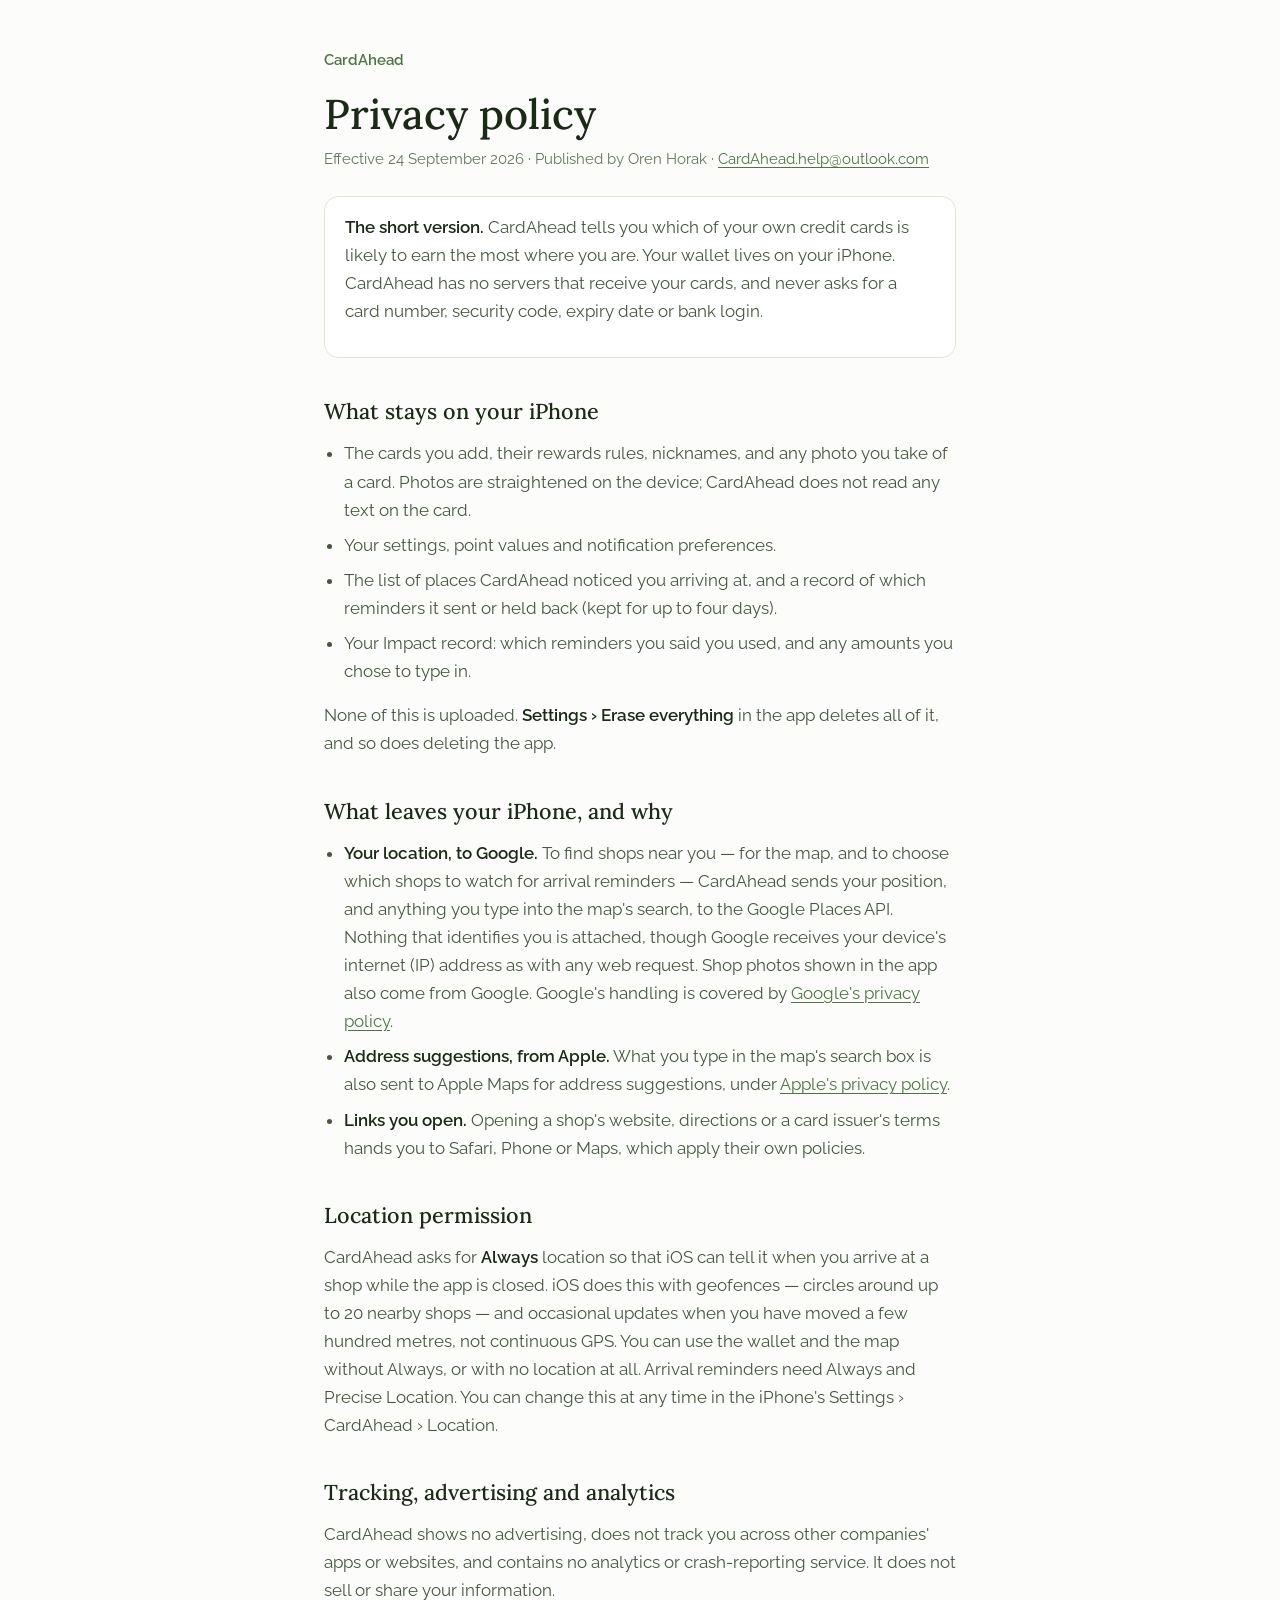
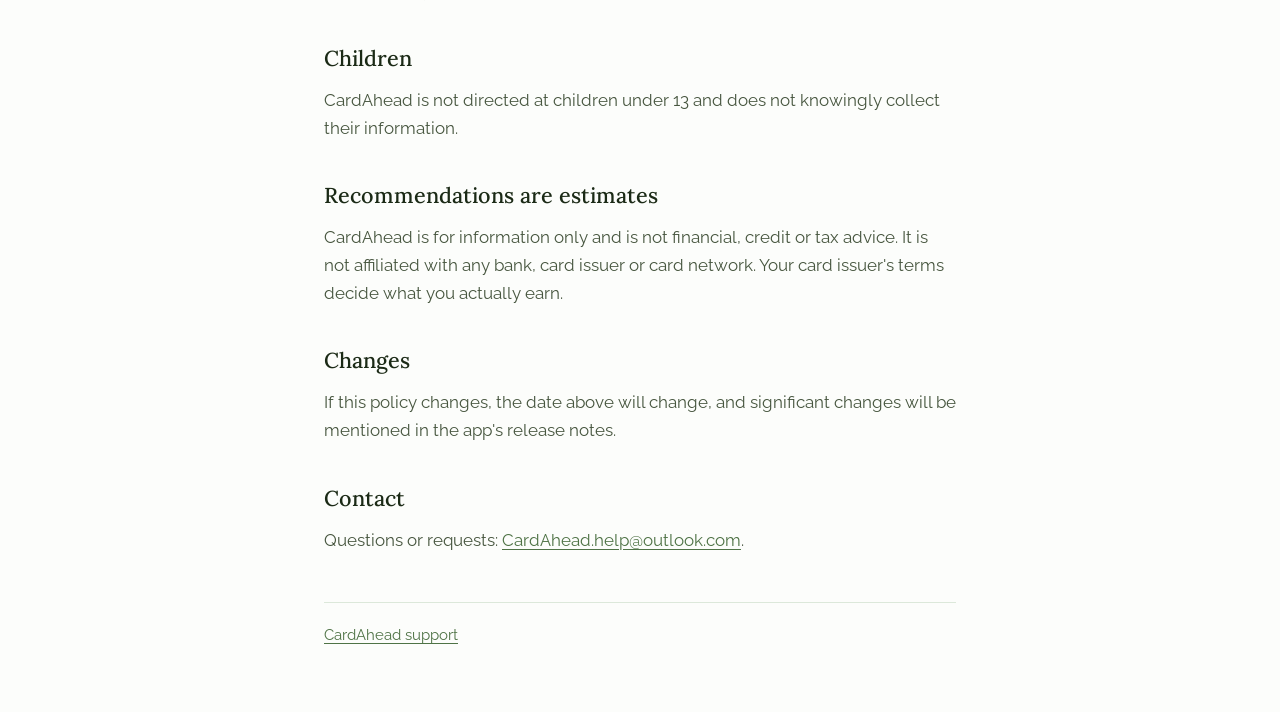
<file: cardahead/privacy/index.html>
<!doctype html>
<html lang="en">
<head>
<meta charset="utf-8">
<meta name="viewport" content="width=device-width, initial-scale=1">
<title>CardAhead privacy policy</title>
<meta name="description" content="What the CardAhead iPhone app keeps on your phone, what it sends and to whom.">
<link rel="preconnect" href="https://fonts.googleapis.com">
<link rel="preconnect" href="https://fonts.gstatic.com" crossorigin>
<link href="https://fonts.googleapis.com/css2?family=Lora:wght@500&family=Raleway:wght@400;600&display=swap" rel="stylesheet">
<link rel="stylesheet" href="../pages.css">
</head>
<body>
<main>
  <p class="eyebrow">CardAhead</p>
  <h1>Privacy policy</h1>
  <p class="meta">Effective 24 September 2026 · Published by Oren Horak · <a href="mailto:CardAhead.help@outlook.com">CardAhead.help@outlook.com</a></p>

  <div class="summary">
    <p><strong>The short version.</strong> CardAhead tells you which of your own credit cards is likely to earn the most where you are. Your wallet lives on your iPhone. CardAhead has no servers that receive your cards, and never asks for a card number, security code, expiry date or bank login.</p>
  </div>

  <h2>What stays on your iPhone</h2>
  <ul>
    <li>The cards you add, their rewards rules, nicknames, and any photo you take of a card. Photos are straightened on the device; CardAhead does not read any text on the card.</li>
    <li>Your settings, point values and notification preferences.</li>
    <li>The list of places CardAhead noticed you arriving at, and a record of which reminders it sent or held back (kept for up to four days).</li>
    <li>Your Impact record: which reminders you said you used, and any amounts you chose to type in.</li>
  </ul>
  <p>None of this is uploaded. <strong>Settings › Erase everything</strong> in the app deletes all of it, and so does deleting the app.</p>

  <h2>What leaves your iPhone, and why</h2>
  <ul>
    <li><strong>Your location, to Google.</strong> To find shops near you — for the map, and to choose which shops to watch for arrival reminders — CardAhead sends your position, and anything you type into the map's search, to the Google Places API. Nothing that identifies you is attached, though Google receives your device's internet (IP) address as with any web request. Shop photos shown in the app also come from Google. Google's handling is covered by <a href="https://policies.google.com/privacy">Google's privacy policy</a>.</li>
    <li><strong>Address suggestions, from Apple.</strong> What you type in the map's search box is also sent to Apple Maps for address suggestions, under <a href="https://www.apple.com/legal/privacy/">Apple's privacy policy</a>.</li>
    <li><strong>Links you open.</strong> Opening a shop's website, directions or a card issuer's terms hands you to Safari, Phone or Maps, which apply their own policies.</li>
  </ul>

  <h2>Location permission</h2>
  <p>CardAhead asks for <strong>Always</strong> location so that iOS can tell it when you arrive at a shop while the app is closed. iOS does this with geofences — circles around up to 20 nearby shops — and occasional updates when you have moved a few hundred metres, not continuous GPS. You can use the wallet and the map without Always, or with no location at all. Arrival reminders need Always and Precise Location. You can change this at any time in the iPhone's Settings › CardAhead › Location.</p>

  <h2>Tracking, advertising and analytics</h2>
  <p>CardAhead shows no advertising, does not track you across other companies' apps or websites, and contains no analytics or crash-reporting service. It does not sell or share your information.</p>

  <h2>Children</h2>
  <p>CardAhead is not directed at children under 13 and does not knowingly collect their information.</p>

  <h2>Recommendations are estimates</h2>
  <p>CardAhead is for information only and is not financial, credit or tax advice. It is not affiliated with any bank, card issuer or card network. Your card issuer's terms decide what you actually earn.</p>

  <h2>Changes</h2>
  <p>If this policy changes, the date above will change, and significant changes will be mentioned in the app's release notes.</p>

  <h2>Contact</h2>
  <p>Questions or requests: <a href="mailto:CardAhead.help@outlook.com">CardAhead.help@outlook.com</a>.</p>

  <footer><a href="../support/">CardAhead support</a></footer>
</main>
</body>
</html>
</file>
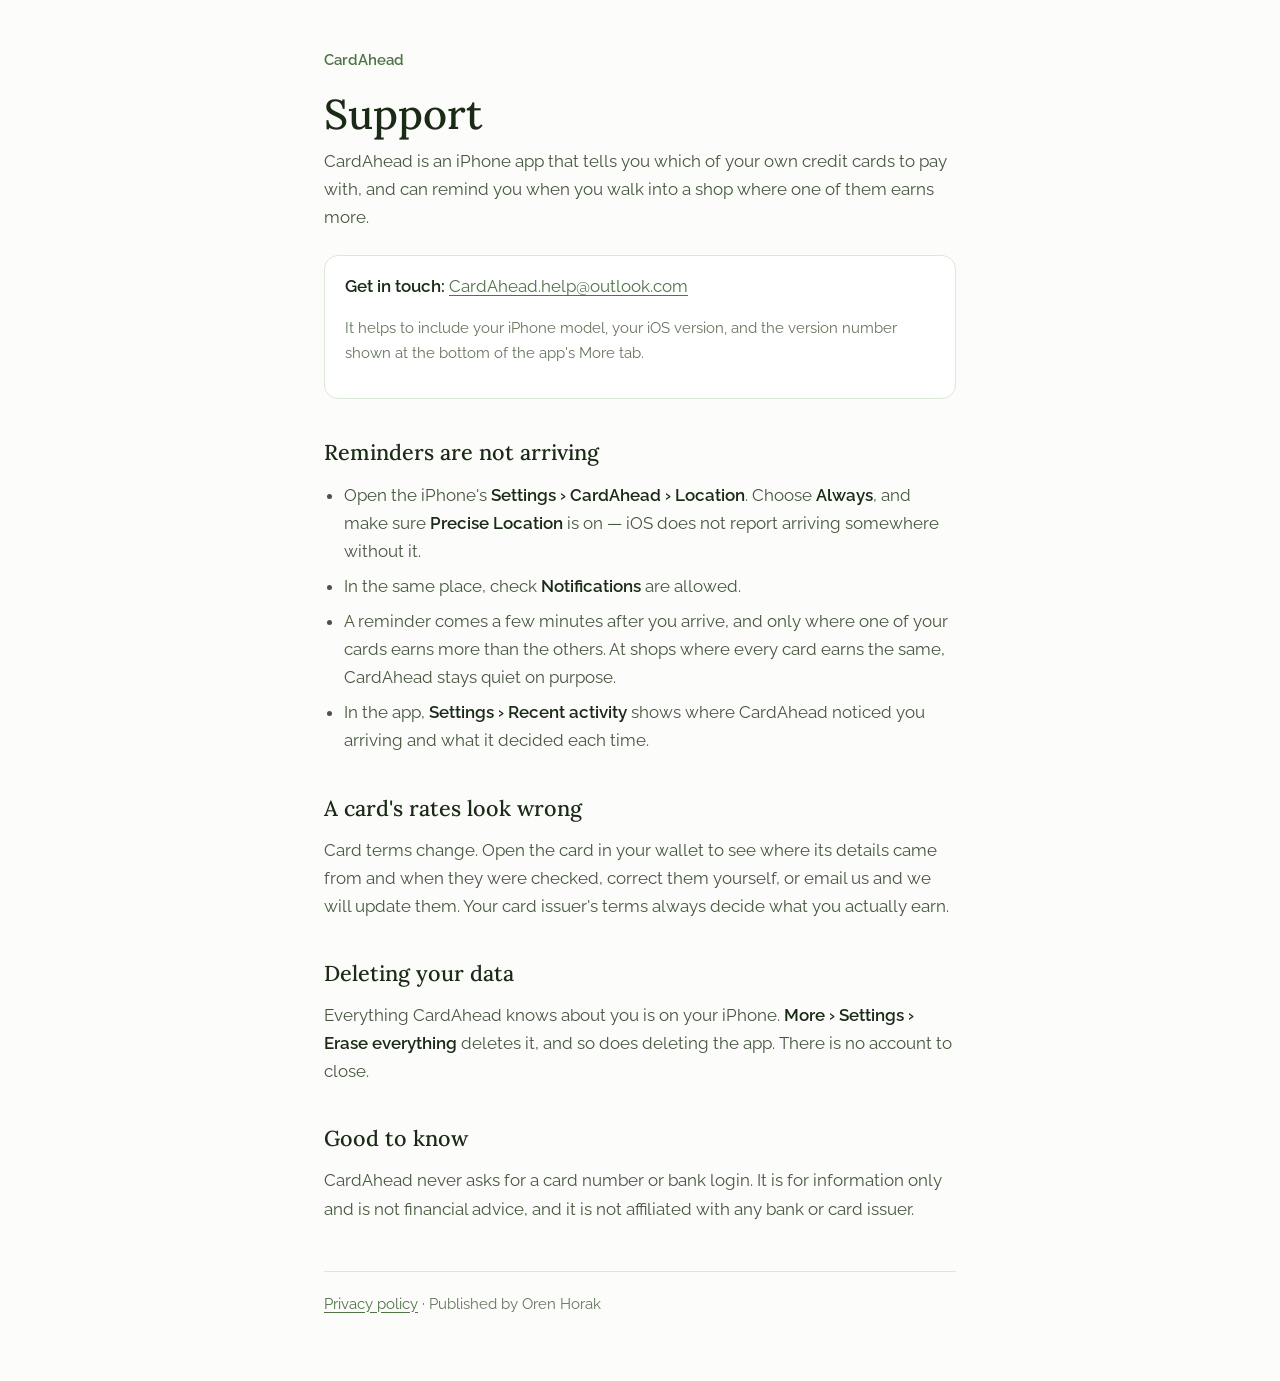
<file: cardahead/support/index.html>
<!doctype html>
<html lang="en">
<head>
<meta charset="utf-8">
<meta name="viewport" content="width=device-width, initial-scale=1">
<title>CardAhead support</title>
<meta name="description" content="Help with the CardAhead iPhone app, and how to get in touch.">
<link rel="preconnect" href="https://fonts.googleapis.com">
<link rel="preconnect" href="https://fonts.gstatic.com" crossorigin>
<link href="https://fonts.googleapis.com/css2?family=Lora:wght@500&family=Raleway:wght@400;600&display=swap" rel="stylesheet">
<link rel="stylesheet" href="../pages.css">
</head>
<body>
<main>
  <p class="eyebrow">CardAhead</p>
  <h1>Support</h1>
  <p>CardAhead is an iPhone app that tells you which of your own credit cards to pay with, and can remind you when you walk into a shop where one of them earns more.</p>

  <div class="summary">
    <p><strong>Get in touch:</strong> <a href="mailto:CardAhead.help@outlook.com">CardAhead.help@outlook.com</a></p>
    <p class="meta">It helps to include your iPhone model, your iOS version, and the version number shown at the bottom of the app's More tab.</p>
  </div>

  <h2>Reminders are not arriving</h2>
  <ul>
    <li>Open the iPhone's <strong>Settings › CardAhead › Location</strong>. Choose <strong>Always</strong>, and make sure <strong>Precise Location</strong> is on — iOS does not report arriving somewhere without it.</li>
    <li>In the same place, check <strong>Notifications</strong> are allowed.</li>
    <li>A reminder comes a few minutes after you arrive, and only where one of your cards earns more than the others. At shops where every card earns the same, CardAhead stays quiet on purpose.</li>
    <li>In the app, <strong>Settings › Recent activity</strong> shows where CardAhead noticed you arriving and what it decided each time.</li>
  </ul>

  <h2>A card's rates look wrong</h2>
  <p>Card terms change. Open the card in your wallet to see where its details came from and when they were checked, correct them yourself, or email us and we will update them. Your card issuer's terms always decide what you actually earn.</p>

  <h2>Deleting your data</h2>
  <p>Everything CardAhead knows about you is on your iPhone. <strong>More › Settings › Erase everything</strong> deletes it, and so does deleting the app. There is no account to close.</p>

  <h2>Good to know</h2>
  <p>CardAhead never asks for a card number or bank login. It is for information only and is not financial advice, and it is not affiliated with any bank or card issuer.</p>

  <footer><a href="../privacy/">Privacy policy</a> · Published by Oren Horak</footer>
</main>
</body>
</html>
</file>
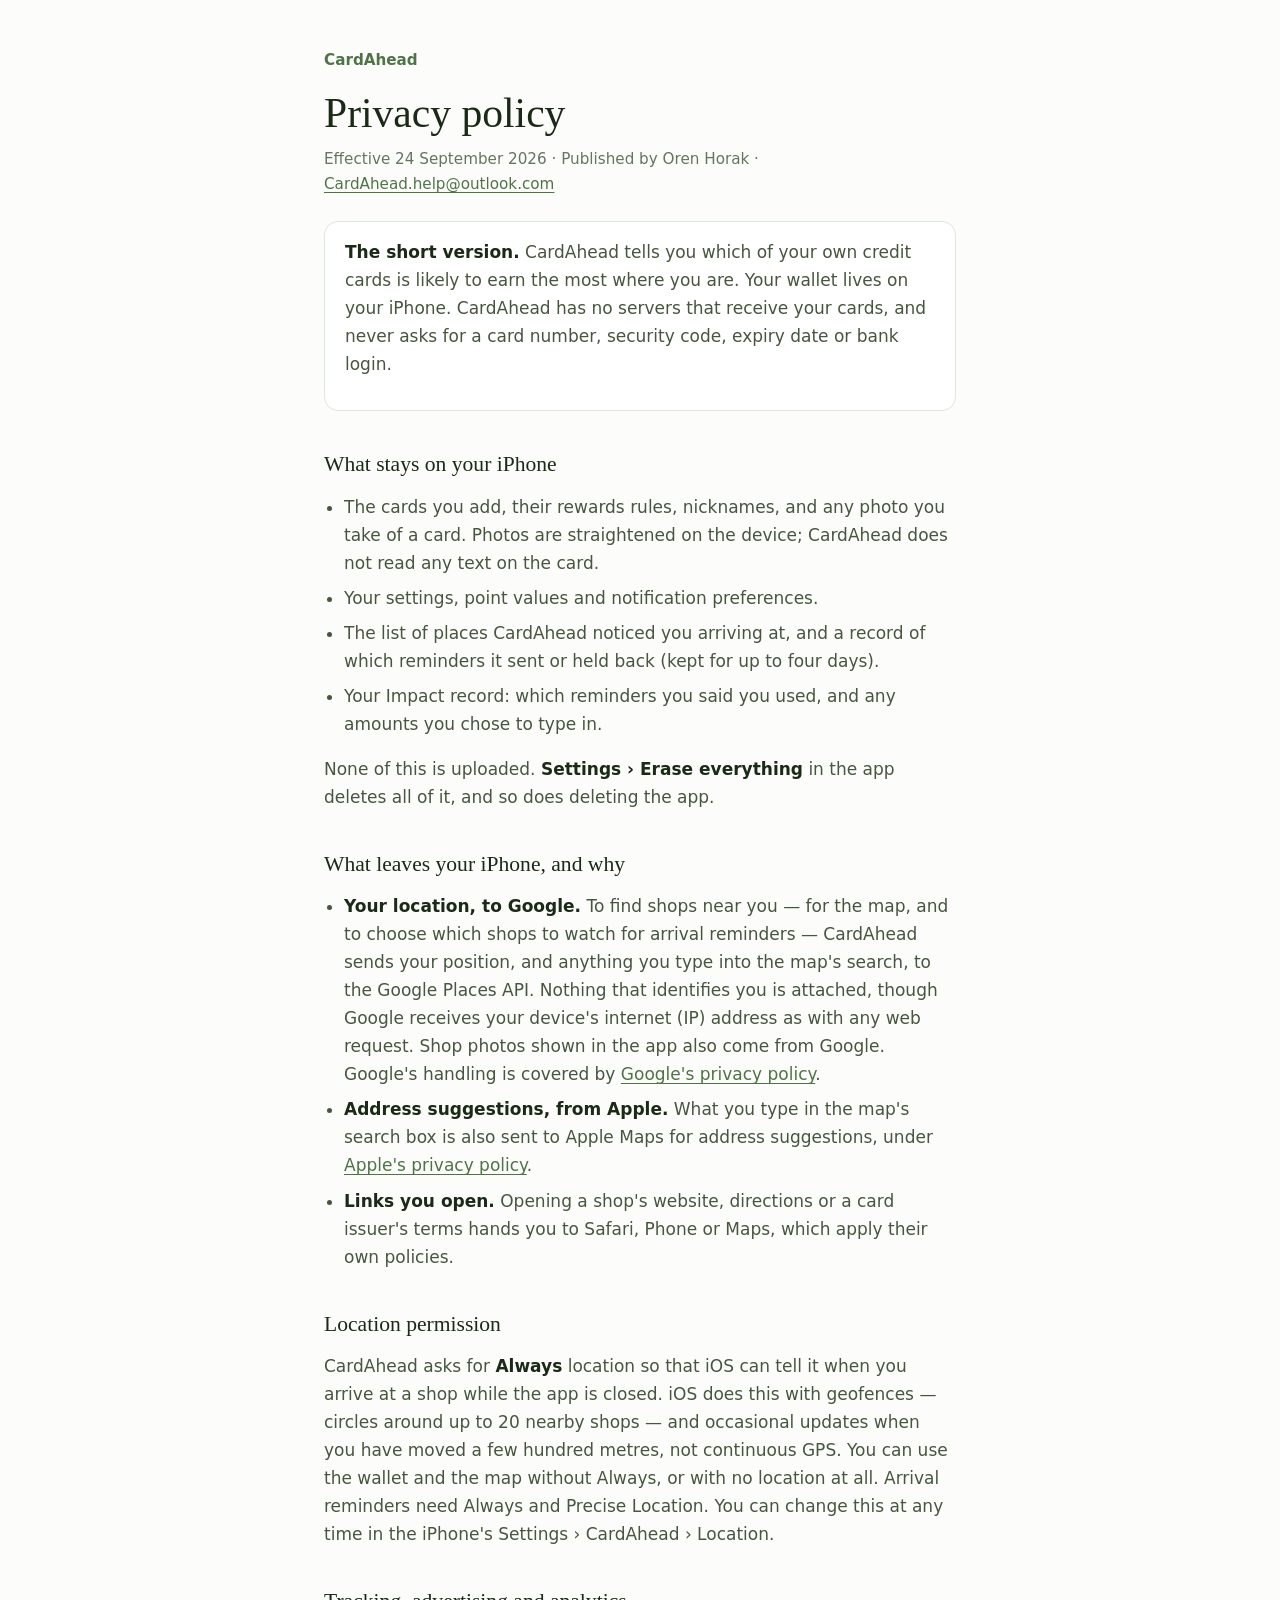
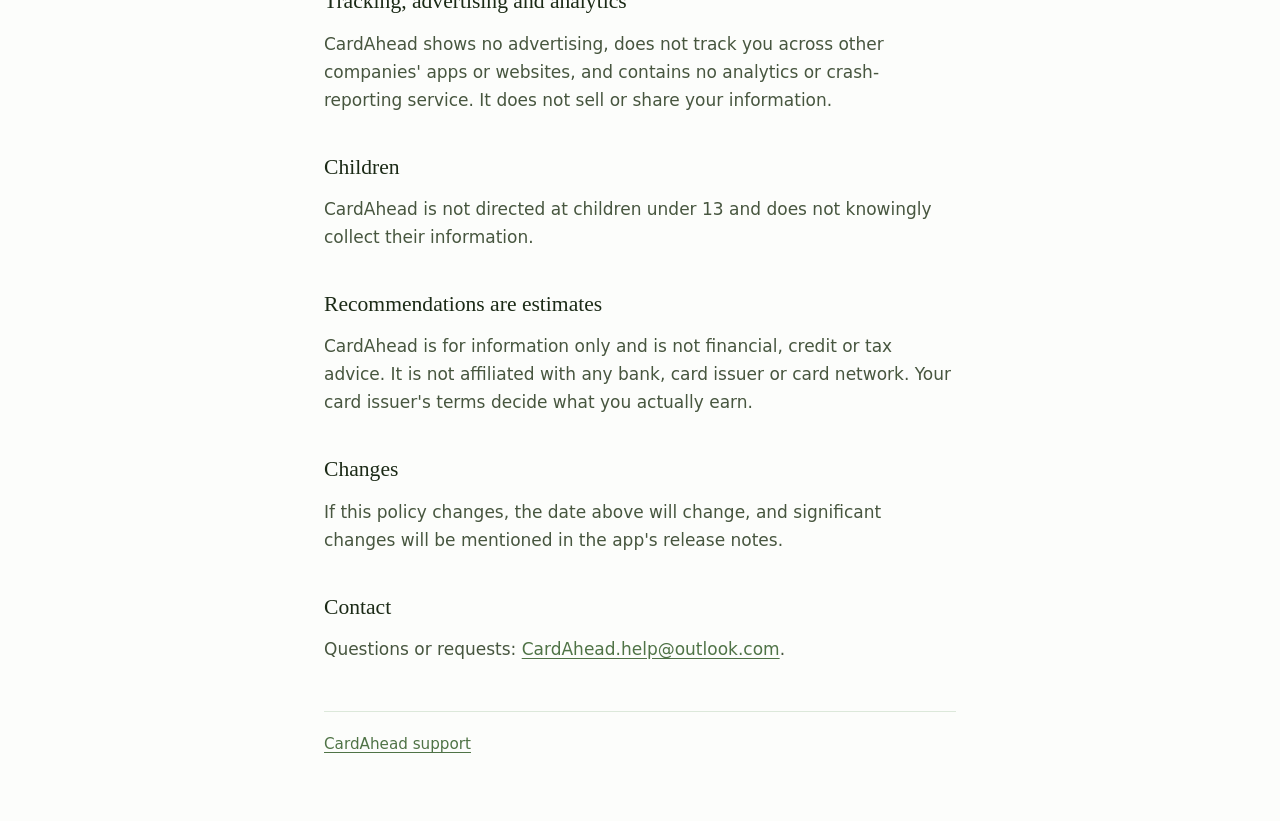
<file: cardwise/privacy/index.html>
<!doctype html>
<html lang="en">
<head>
<meta charset="utf-8">
<!-- The app was renamed CardAhead. Builds and links from before the rename
     still point here, so this page forwards them. Keep it. -->
<title>Moved to CardAhead</title>
<meta name="robots" content="noindex">
<link rel="canonical" href="../../cardahead/privacy/">
<meta http-equiv="refresh" content="0; url=../../cardahead/privacy/">
</head>
<body>
<p>CardWise is now CardAhead. This page has moved to <a href="../../cardahead/privacy/">its new address</a>.</p>
</body>
</html>
</file>
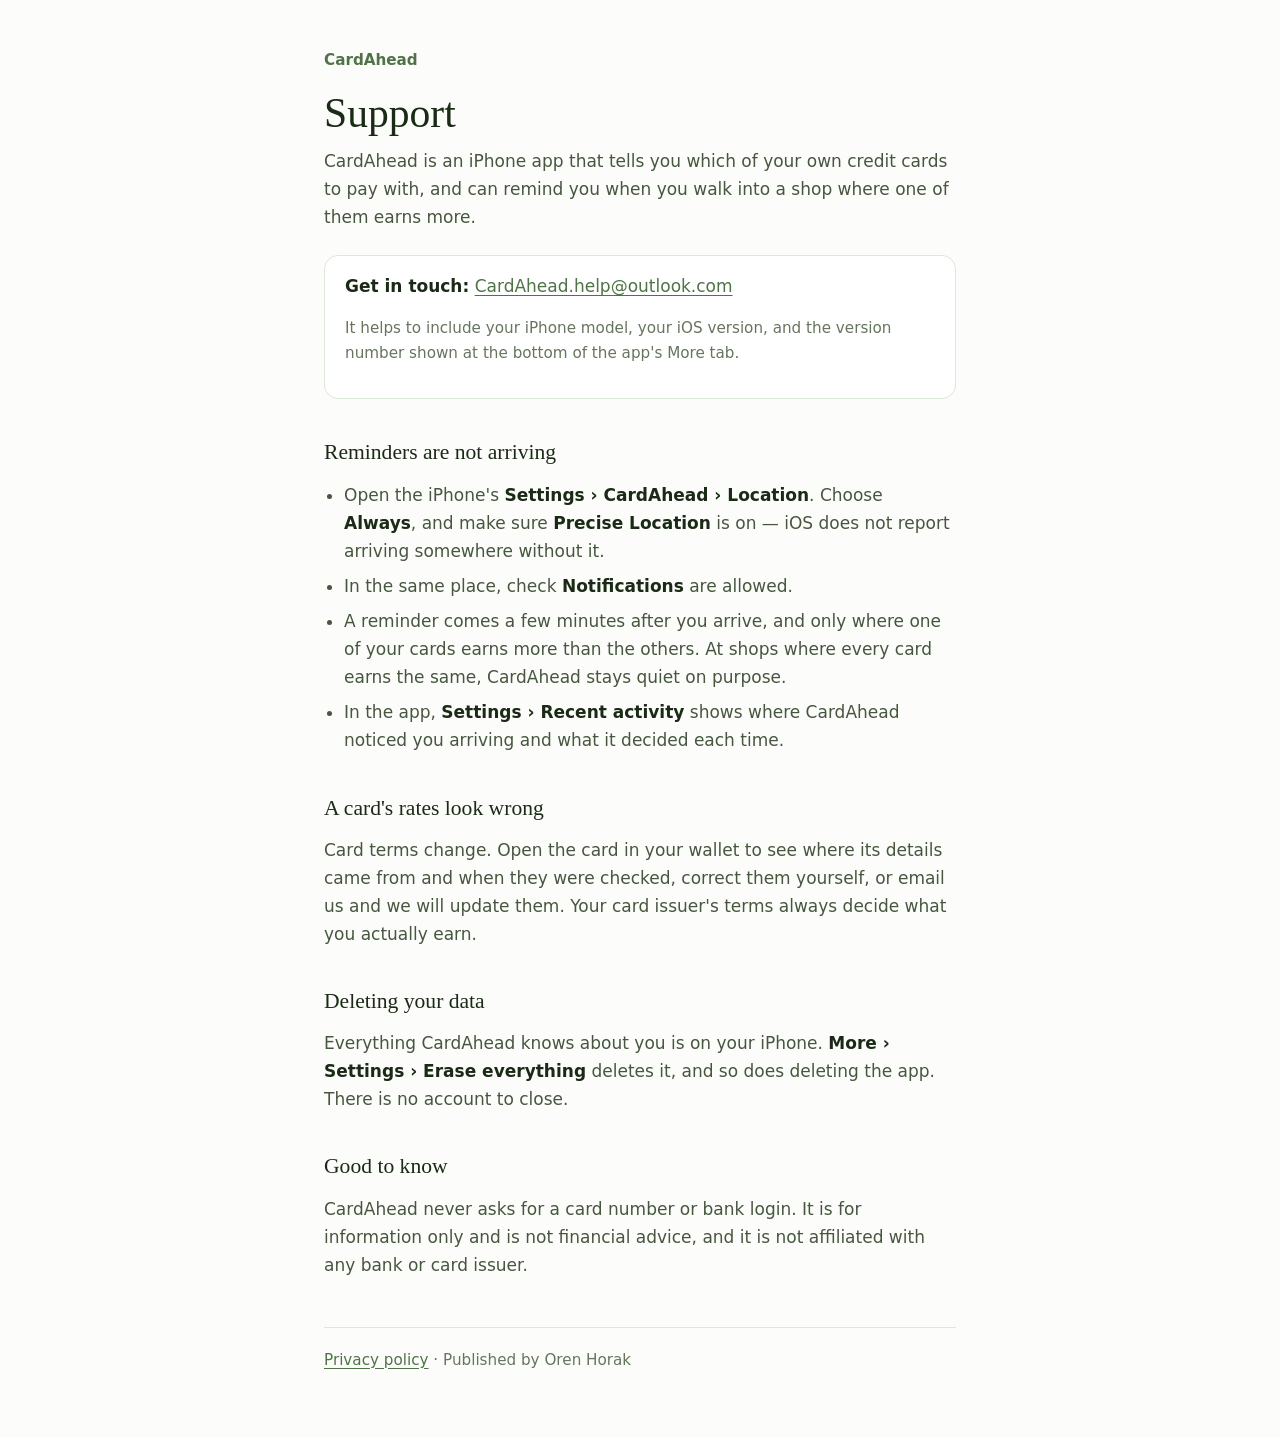
<file: cardwise/support/index.html>
<!doctype html>
<html lang="en">
<head>
<meta charset="utf-8">
<!-- The app was renamed CardAhead. Builds and links from before the rename
     still point here, so this page forwards them. Keep it. -->
<title>Moved to CardAhead</title>
<meta name="robots" content="noindex">
<link rel="canonical" href="../../cardahead/support/">
<meta http-equiv="refresh" content="0; url=../../cardahead/support/">
</head>
<body>
<p>CardWise is now CardAhead. This page has moved to <a href="../../cardahead/support/">its new address</a>.</p>
</body>
</html>
</file>
<file: cardahead/pages.css>
/* CardAhead legal and support pages. Same palette and type as the portfolio,
   kept standalone so these pages never break when the portfolio changes. */
:root {
  --paper: #FCFDFB;
  --line: #DCE8DA;
  --ink: #1B2A16;
  --ink-mid: #47563F;
  --ink-dim: #66755E;
  --leaf-ink: #4F7346;
  --font-serif: "Lora", Georgia, "Times New Roman", serif;
  --font-sans: "Raleway", system-ui, -apple-system, "Segoe UI", sans-serif;
}
*, *::before, *::after { box-sizing: border-box; }
* { margin: 0; padding: 0; }
html { -webkit-text-size-adjust: 100%; }
body {
  background: var(--paper);
  color: var(--ink-mid);
  font-family: var(--font-sans);
  font-size: 1.0625rem;
  line-height: 1.65;
  -webkit-font-smoothing: antialiased;
}
main { max-width: 42rem; margin: 0 auto; padding: 3rem 1.25rem 4rem; }
.eyebrow { color: var(--leaf-ink); font-weight: 600; font-size: 0.95rem; }
h1 { font-family: var(--font-serif); font-weight: 500; color: var(--ink); font-size: clamp(1.9rem, 1.5rem + 2vw, 2.6rem); line-height: 1.2; margin: 0.35rem 0 0.5rem; }
h2 { font-family: var(--font-serif); font-weight: 500; color: var(--ink); font-size: 1.35rem; margin: 2.25rem 0 0.6rem; }
p, ul { margin: 0 0 1rem; }
ul { padding-left: 1.25rem; }
li { margin-bottom: 0.45rem; }
strong { color: var(--ink); font-weight: 600; }
a { color: var(--leaf-ink); text-underline-offset: 3px; }
a:focus-visible { outline: 2px solid var(--leaf-ink); outline-offset: 3px; border-radius: 4px; }
.meta { color: var(--ink-dim); font-size: 0.95rem; }
.summary { border: 1px solid var(--line); border-radius: 14px; padding: 1rem 1.25rem; margin: 1.5rem 0; background: #fff; }
footer { border-top: 1px solid var(--line); margin-top: 3rem; padding-top: 1.25rem; font-size: 0.95rem; color: var(--ink-dim); }
</file>
